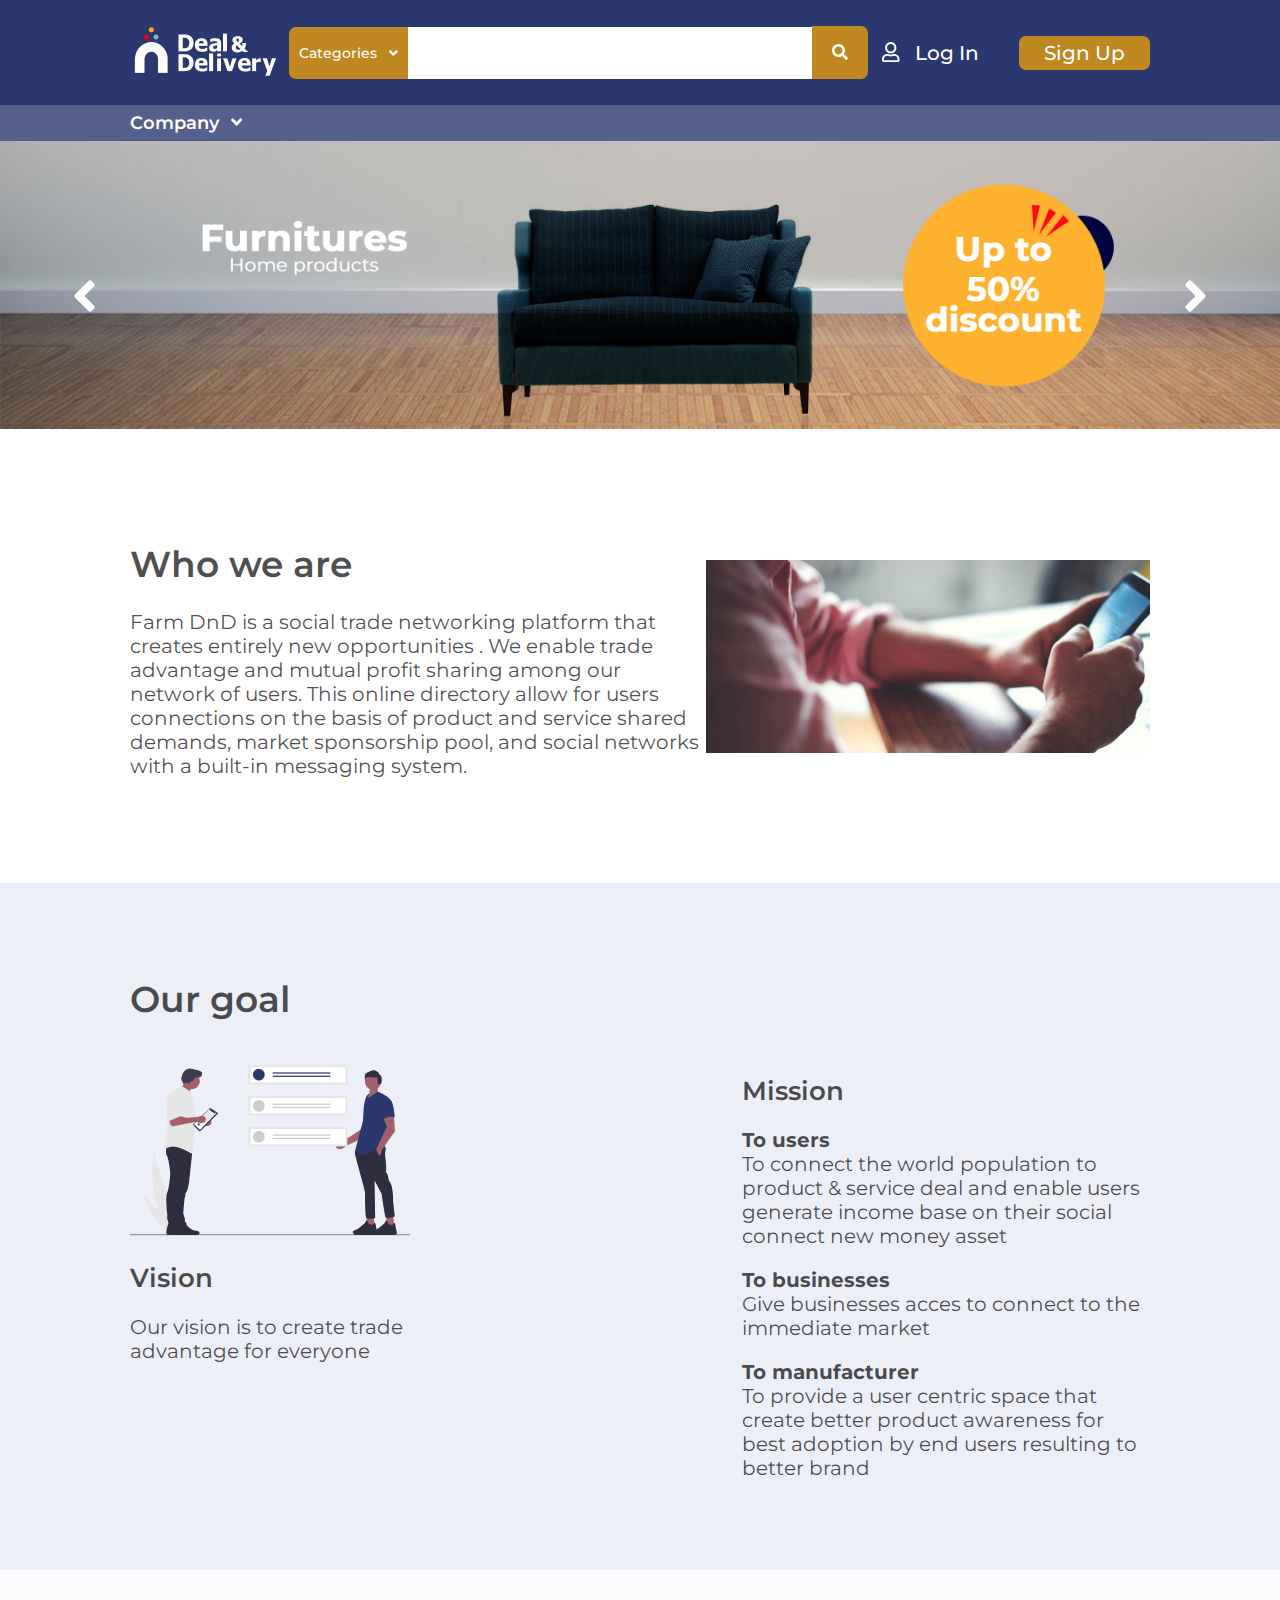
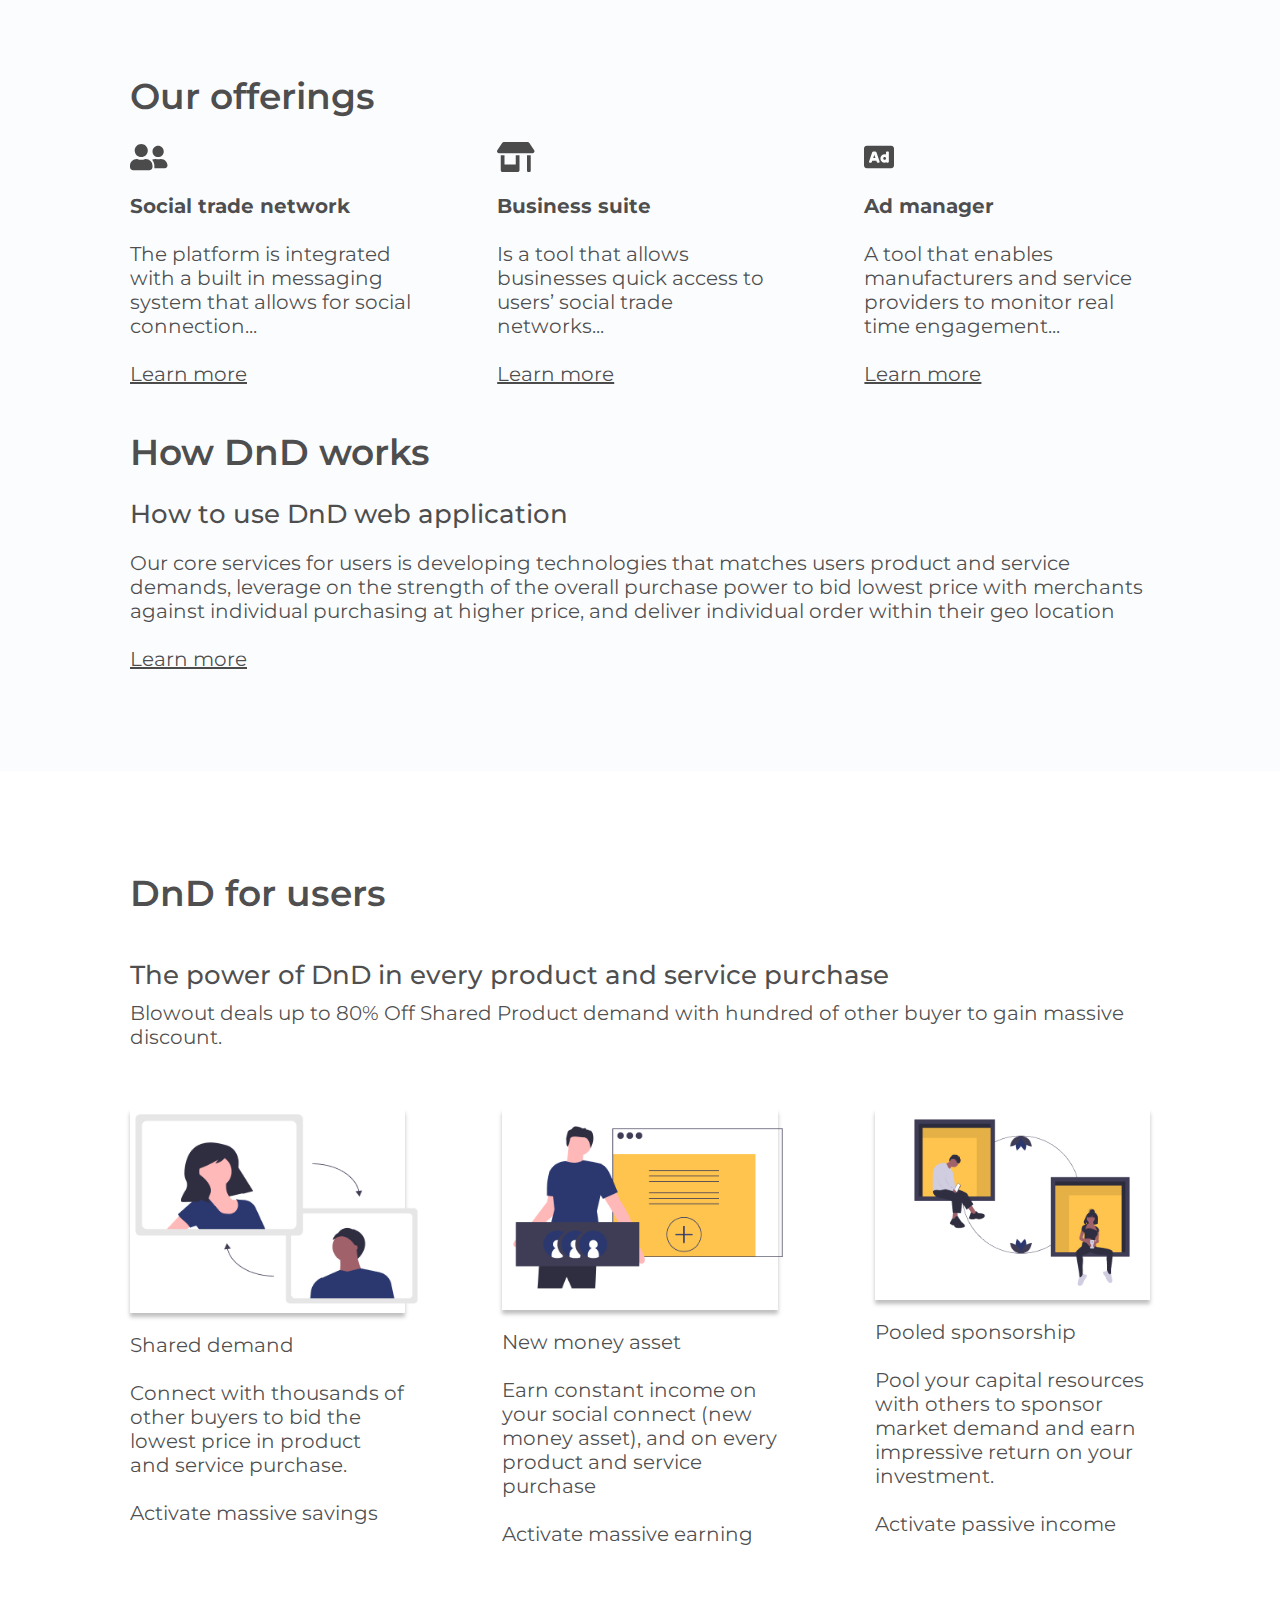
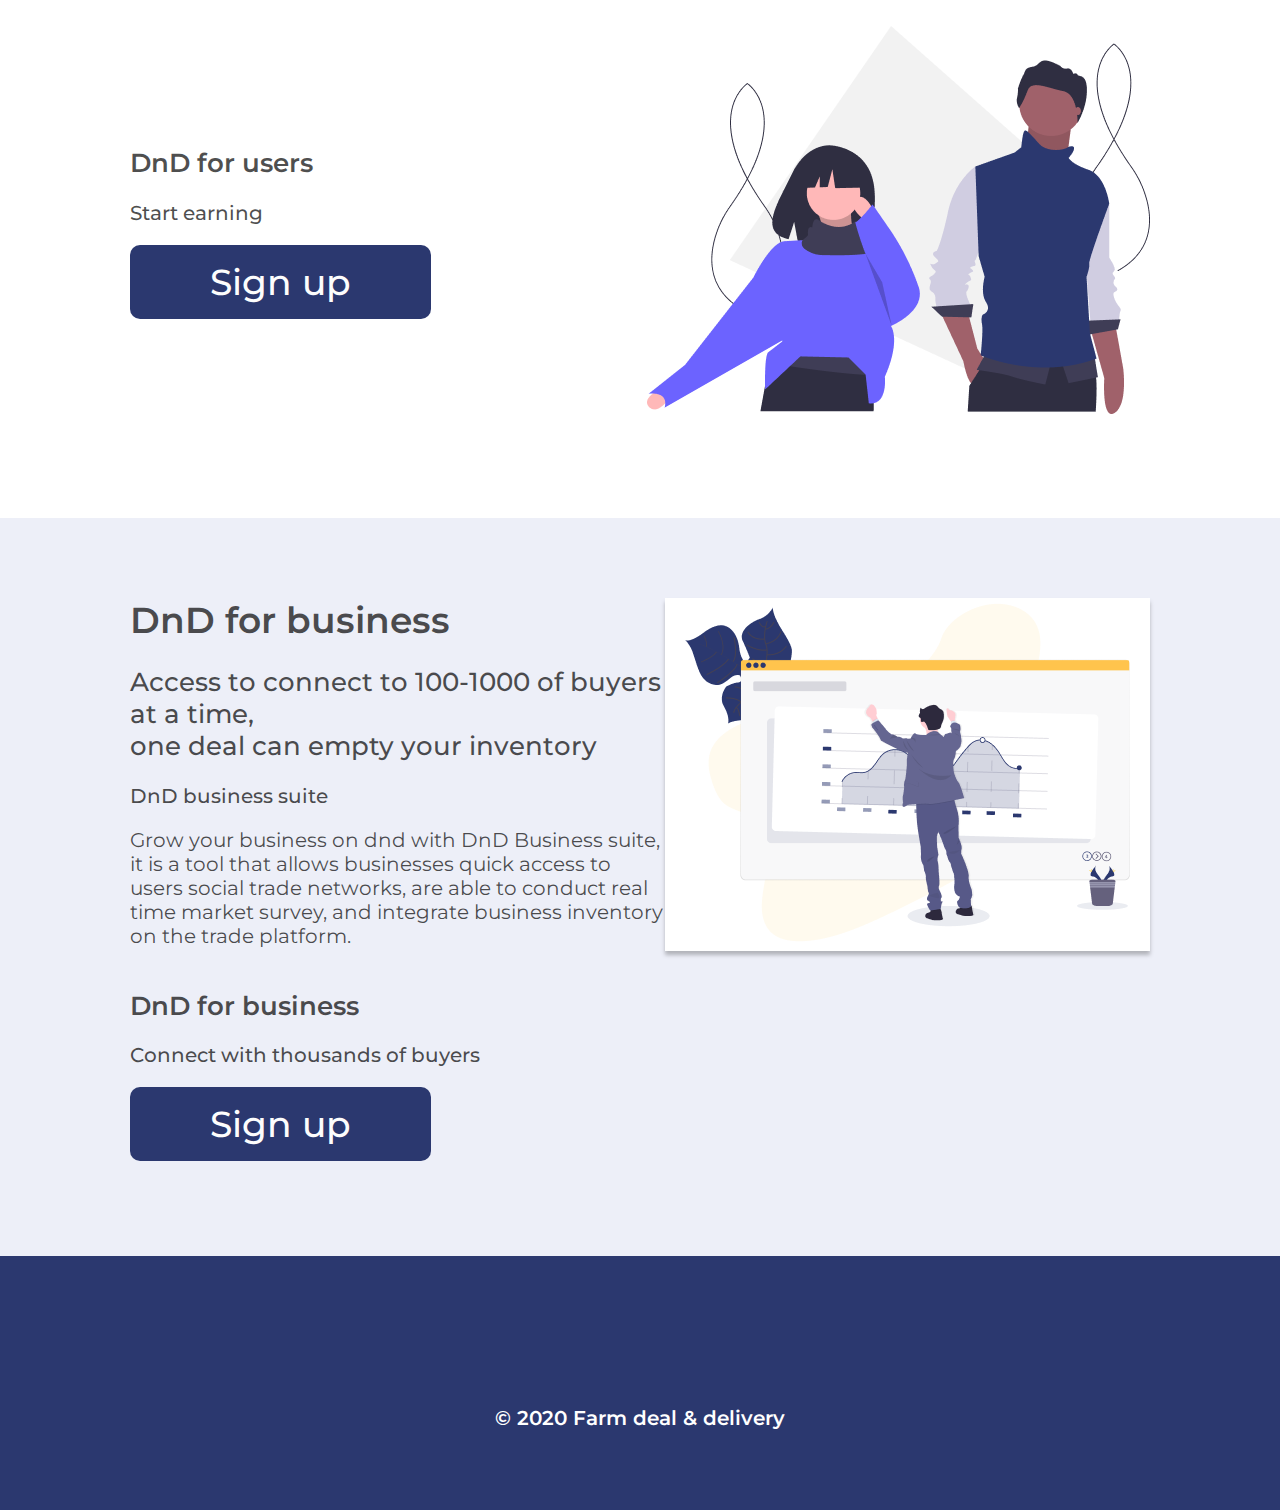
<file: index.html>
<!DOCTYPE html>
<html lang="en">

<head>
    <meta charset="UTF-8">
    <meta name="viewport" content="width=device-width, initial-scale=1.0">
    <link rel="stylesheet" href="css/style.css">
    <link rel="stylesheet" href="css/media-query.css">
    <link rel="stylesheet" href="css/media-query-mobile.css">
    <title>Home</title>
</head>

<body>
    <nav>
        <div class="navBar">
            <a href=""><img src="img/logo.png" class="logo" alt=""></a>
            <form class="searchBar">
                <div class="categories-drpdwn">
                    <a href="#" onclick="Categories()" class="categories-drpdwn-btn">Categories<i
                            class="fa fa-angle-down"></i></a>
                    <div id="myDrpdwn" class="categoriesDrpdwn-list">
                        <a href="">Food Items</a>
                        <a href="">Clothes</a>
                        <a href="">Electronics</a>
                        <a href="">Furnitures</a>
                    </div>
                </div>
                <input type="text" class="search">
                <a href="" class="searchBtn"><i class="fas fa-search"></i></a>
            </form>
            <div>
                <a href="#" id="logIn-drp-btn" class="logIn"><i class="far fa-user"></i>Log In</a>
                <div id="logIn-drp" class="login-inner">
                    <div class="login-inner-content">
                        <div id="close" class="close-btn"><i class="fas fa-times"></i></div>
                        <div class="login-inner-btn">
                            <a href="#" class="userLogin">User Login</a>
                            <a href="#" class="businessLogin">Business Login</a>
                        </div>

                    </div>
                </div>
                <a href="#" id="signUp-drp-btn" class="signUp">Sign Up</a>
                <div id="signUp-drp" class="signup-inner">
                    <div class="login-inner-content">
                        <div id="close-btn" class="close-btn"><i class="fas fa-times"></i></div>
                        <div class="login-inner-btn">
                            <a href="#" class="userSignup">Sign up user</a>
                            <a href="#" class="businessSignup">Sign up business</a>
                        </div>

                    </div>
                </div>
            </div>
        </div>
    </nav>
    <div class="company-dropdown">
        <a href="#" onclick="Company()" class="company-drpdwn-btn">Company<i class="fa fa-angle-down"></i></a>
        <div id="myDropdown" class="companyDropdown-list">
            <a href="">Who we are</a>
            <a href="">Our goals</a>
            <a href="">Our offerings</a>
            <a href="">How DnD works</a>
        </div>
    </div>
    <div class="carousel-banner">
        <div class="carousel-banner-item">
            <img name="slide" class="carousel-img" src="img/furniture 3.png" alt="">
        </div>
        <div>
            <a href="#" class="prev" onclick="prev()"> <i class="fas fa-angle-left"></i></a>
            <a href="#" class="next" onclick="next()"><i class="fas fa-angle-right"></i></a>
        </div>
    </div>
    <div class="aboutUs">
        <div class="who">
            <h1>Who we are</h1>
            <p>
                Farm DnD is a social trade networking platform that creates entirely new
                opportunities . We enable trade advantage and mutual profit sharing among
                our network of users. This online directory allow for users connections on the
                basis of product and service shared demands, market sponsorship pool, and
                social networks with a built-in messaging system.
            </p>
        </div>
        <div>
            <img src="img/DQXH2W4IHZCRBBI5VAEFV6TNNU 1.png" alt="">
        </div>
    </div>
    <div class="goals-section">
        <div class="goals">
            <div class="vision">
                <h1>Our goal</h1>
                <img src="img/GOALS 1.png" alt="">
                <div>
                    <h2>Vision</h2>
                    <p>Our vision is to create trade advantage for
                        everyone</p>
                </div>
            </div>
            <div class="mission">
                <h2>Mission</h2>
                <div>
                    <p><strong>To users</strong><br>
                        To connect the world population to product & service
                        deal and enable users generate income base on their
                        social connect new money asset </p>
                </div>
                <div>
                    <p><strong>To businesses</strong><br>
                        Give businesses acces to connect to the immediate
                        market</p>
                </div>
                <div>
                    <p><strong>To manufacturer</strong><br>
                        To provide a user centric space that create better
                        product awareness for best adoption by end users
                        resulting to better brand</p>
                </div>

            </div>
        </div>
    </div>
    <div class="offerings-section">
        <h1 class="our-offerings">Our offerings</h1>
        <div class="offerings">
            <div class="social">
                <i class="fas fa-user-friends"></i>
                <p><strong>Social trade network</strong><br>
                    <br>
                    The platform is integrated with a
                    built in messaging system that
                    allows for social connection...<br>
                    <br><a href="">Learn more</a>
                </p>
            </div>
            <div class="business">
                <i class="fas fa-store-alt"></i>
                <p><strong>Business suite</strong><br>
                    <br>
                    Is a tool that allows businesses
                    quick access to users’ social trade
                    networks...<br>
                    <br> <a href="">Learn more</a>
                </p>
            </div>
            <div class="ad">
                <i class="fas fa-ad"></i>
                <p><strong>Ad manager</strong><br>
                    <br>
                    A tool that enables manufacturers
                    and service providers to monitor
                    real time engagement...<br>
                    <br><a href="">Learn more</a>
                </p>
            </div>
        </div>
        <div class="works">
            <h1 class="how-works">How DnD works</h1>
            <h2>How to use DnD web application</h2>
            <p>Our core services for users is developing technologies that matches users product and service
                demands, leverage on the strength
                of the overall purchase power to bid lowest price with merchants against individual purchasing at
                higher price, and deliver
                individual order within their geo location<br><br><a href="">Learn more</a></p>
        </div>
    </div>
    <div class="user-section">
        <div>
            <div class="user-head">
                <h1>DnD for users</h1>
                <h2>The power of DnD in every product and service purchase</h2>
                <p>Blowout deals up to 80% Off Shared Product demand with hundred of other buyer to gain massive
                    discount. </p>
            </div>
            <div class="users-content">
                <div class="shared">
                    <div>
                        <div class="shared-img">
                            <img src="img/SHARED demand 1.png" alt="">
                        </div>
                    </div>
                    <p>Shared demand<br>
                        <br>
                        Connect with thousands of other
                        buyers to bid the lowest price in
                        product and service purchase.
                        <br><br>
                        Activate massive savings
                    </p>
                </div>
                <div class="asset">
                    <div>
                        <div class="asset-img">
                            <img src="img/ADD FRIENDS 1.png" alt="">
                        </div>
                    </div>
                    <p>New money asset<br>
                        <br>
                        Earn constant income on your
                        social connect (new money asset),
                        and on every product and service
                        purchase
                        <br><br>
                        Activate massive earning
                    </p>
                </div>
                <div class="pooled">
                    <div>
                        <div class="pooled-img">
                            <img src="img/POOLED CONNECT 1.png" alt="">
                        </div>
                    </div>
                    <p>Pooled sponsorship<br>
                        <br>
                        Pool your capital resources with
                        others to sponsor market demand
                        and earn impressive return on your
                        investment.
                        <br><br>
                        Activate passive income
                    </p>
                </div>
            </div>
        </div>
        <div class="user-end">
            <div>
                <h2>DnD for users</h2>
                <p>Start earning</p>
                <a href="">Sign up</a>
            </div>
            <div>
                <img src="img/undraw_people_tax5 1.png" alt="">
            </div>
        </div>
    </div>
    <div class="business-section">
        <div class="business-top">
            <div class="bus-discription">
                <h1>DnD for business</h1>
                <h2>Access to connect to 100-1000 of buyers at a time, <br>one deal can empty your inventory</h2>
                <h3>DnD business suite</h3>
                <p>Grow your business on dnd with DnD Business suite, it is a tool that allows
                    businesses quick access to users social trade networks, are able to conduct
                    real time market survey, and integrate business inventory on the trade
                    platform.</p>
            </div>
            <div>
                <div class="bus-illustration">
                    <img src="img/undraw_setup_analytics_8qkl 1.png" alt="">
                </div>
            </div>
        </div>
        <div class="business-end">
            <h2>DnD for business</h2>
            <p>Connect with thousands of buyers</p>
            <a href="">Sign up</a>
        </div>
    </div>
    <footer class="footer">
        <div>
            <p>© 2020 Farm deal & delivery</p>
        </div>
    </footer>


</body>


<script src="js/all.js"></script>
<script src="js/index.js"></script>

</html>
</file>
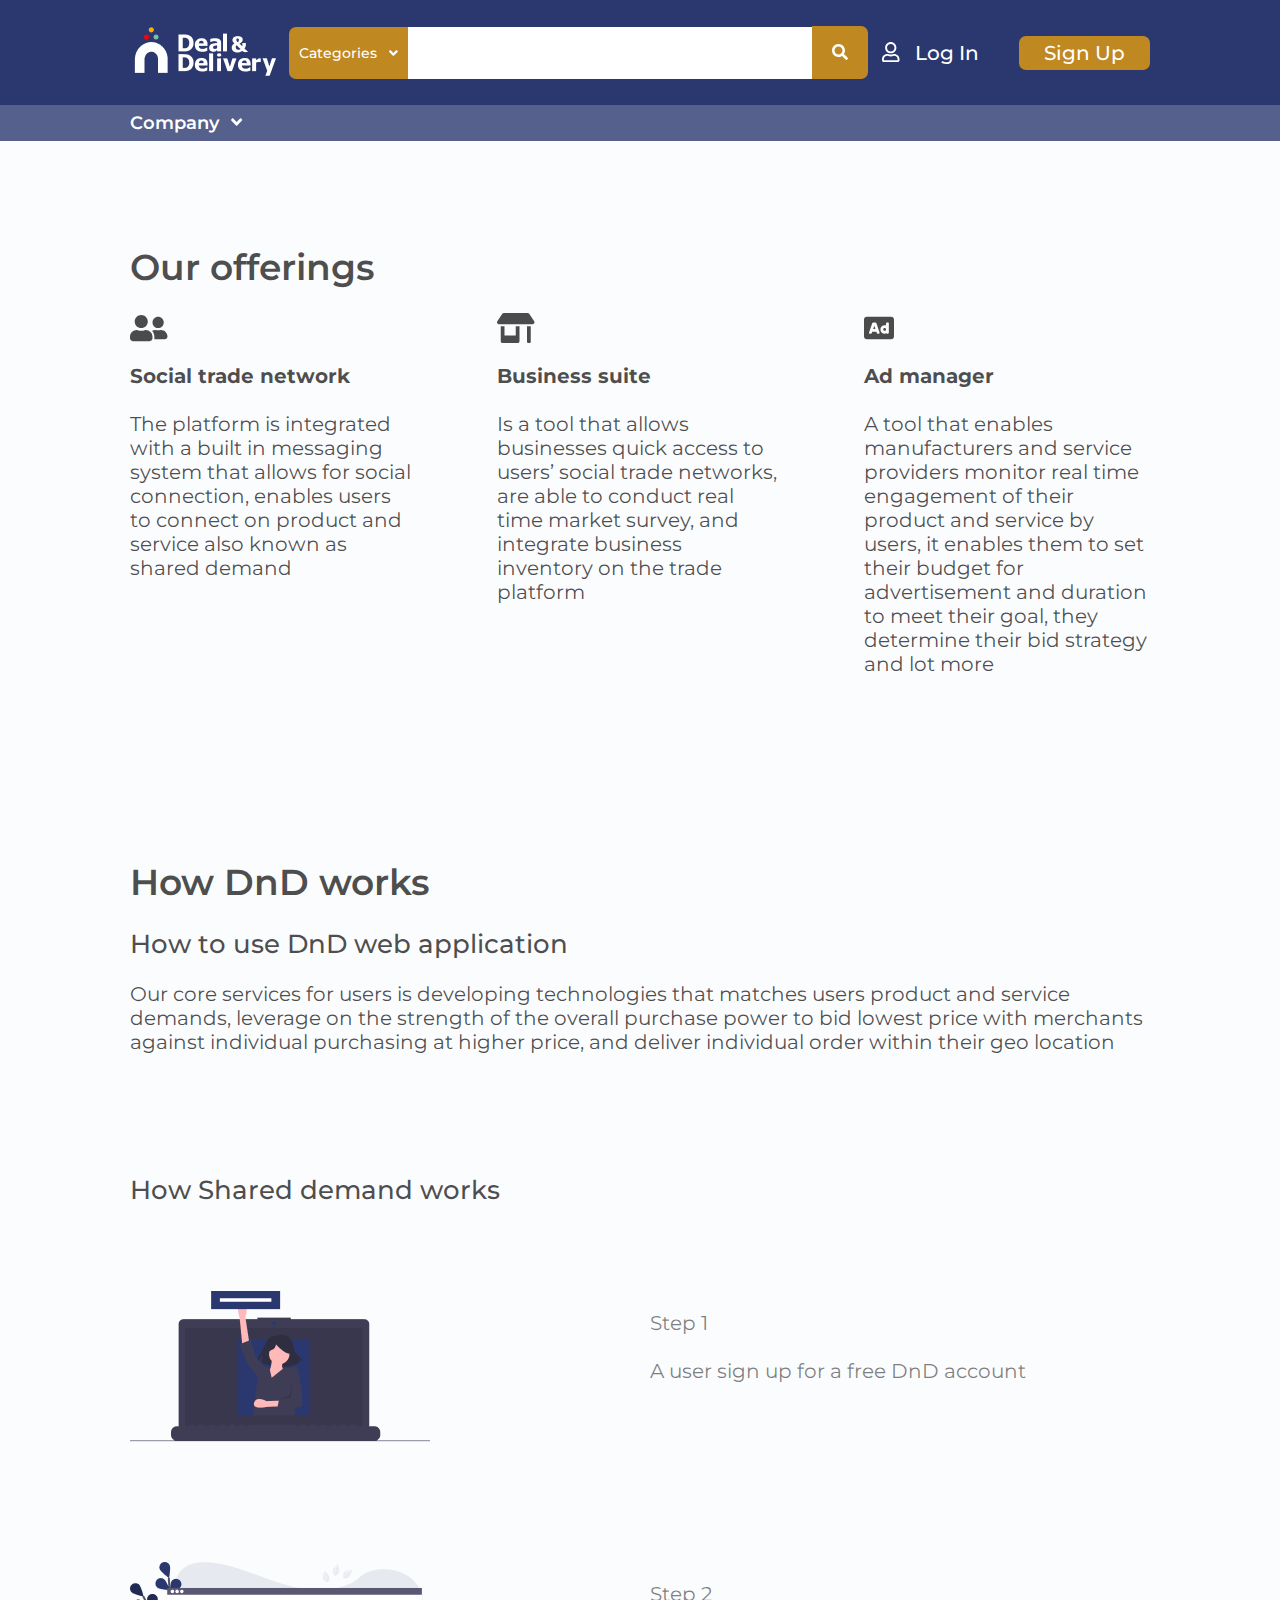
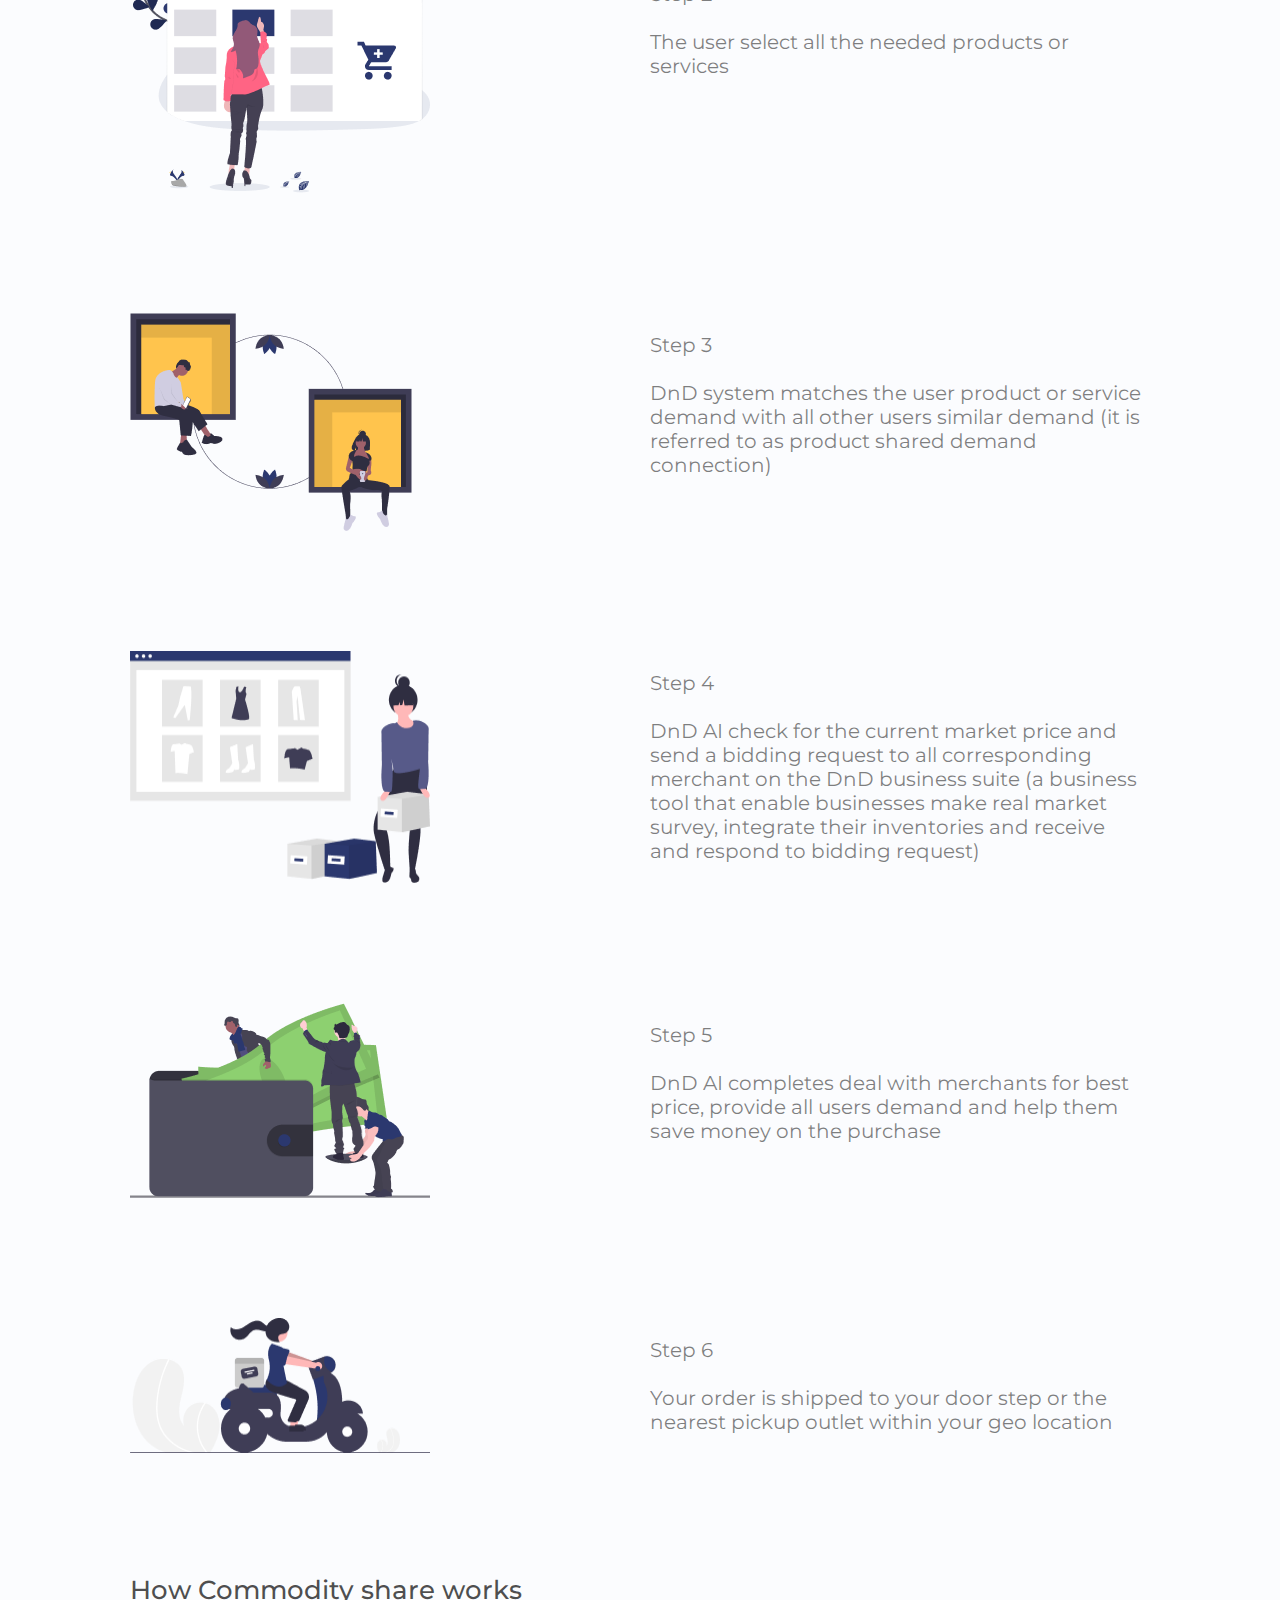
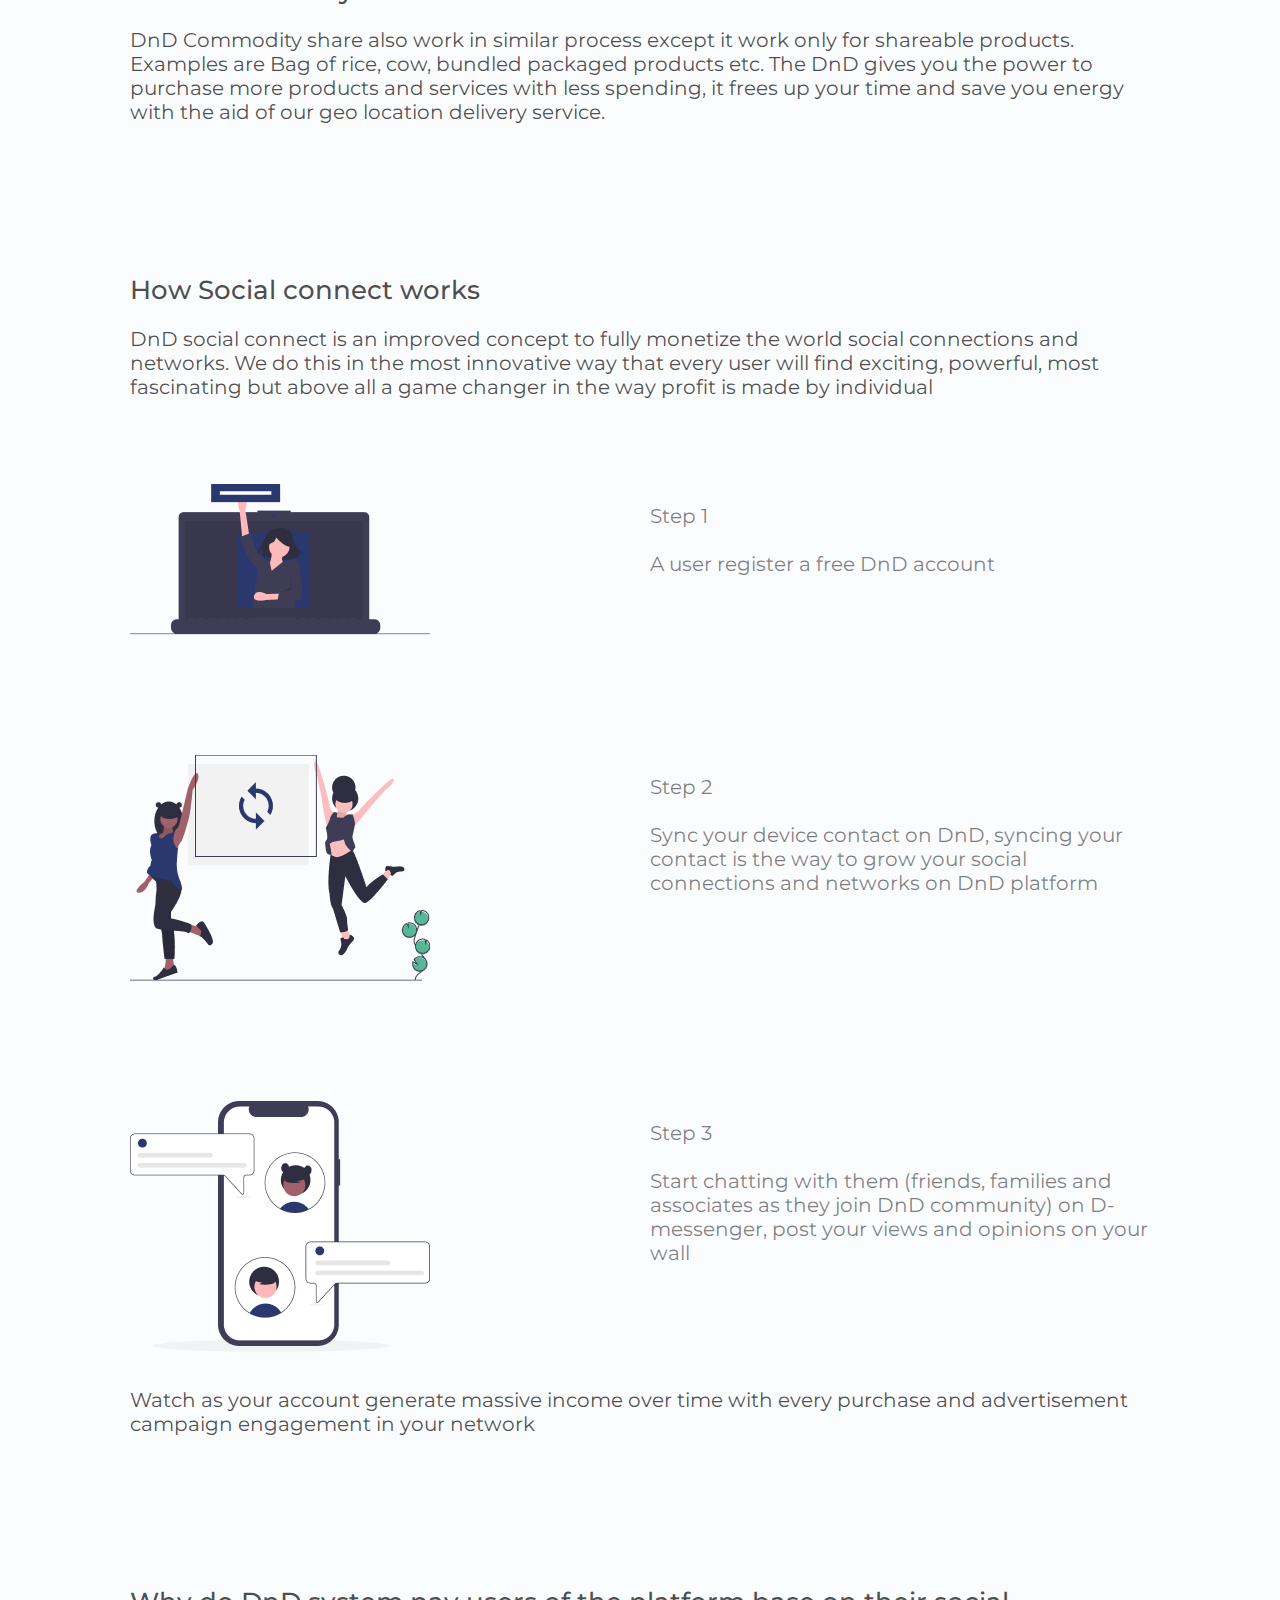
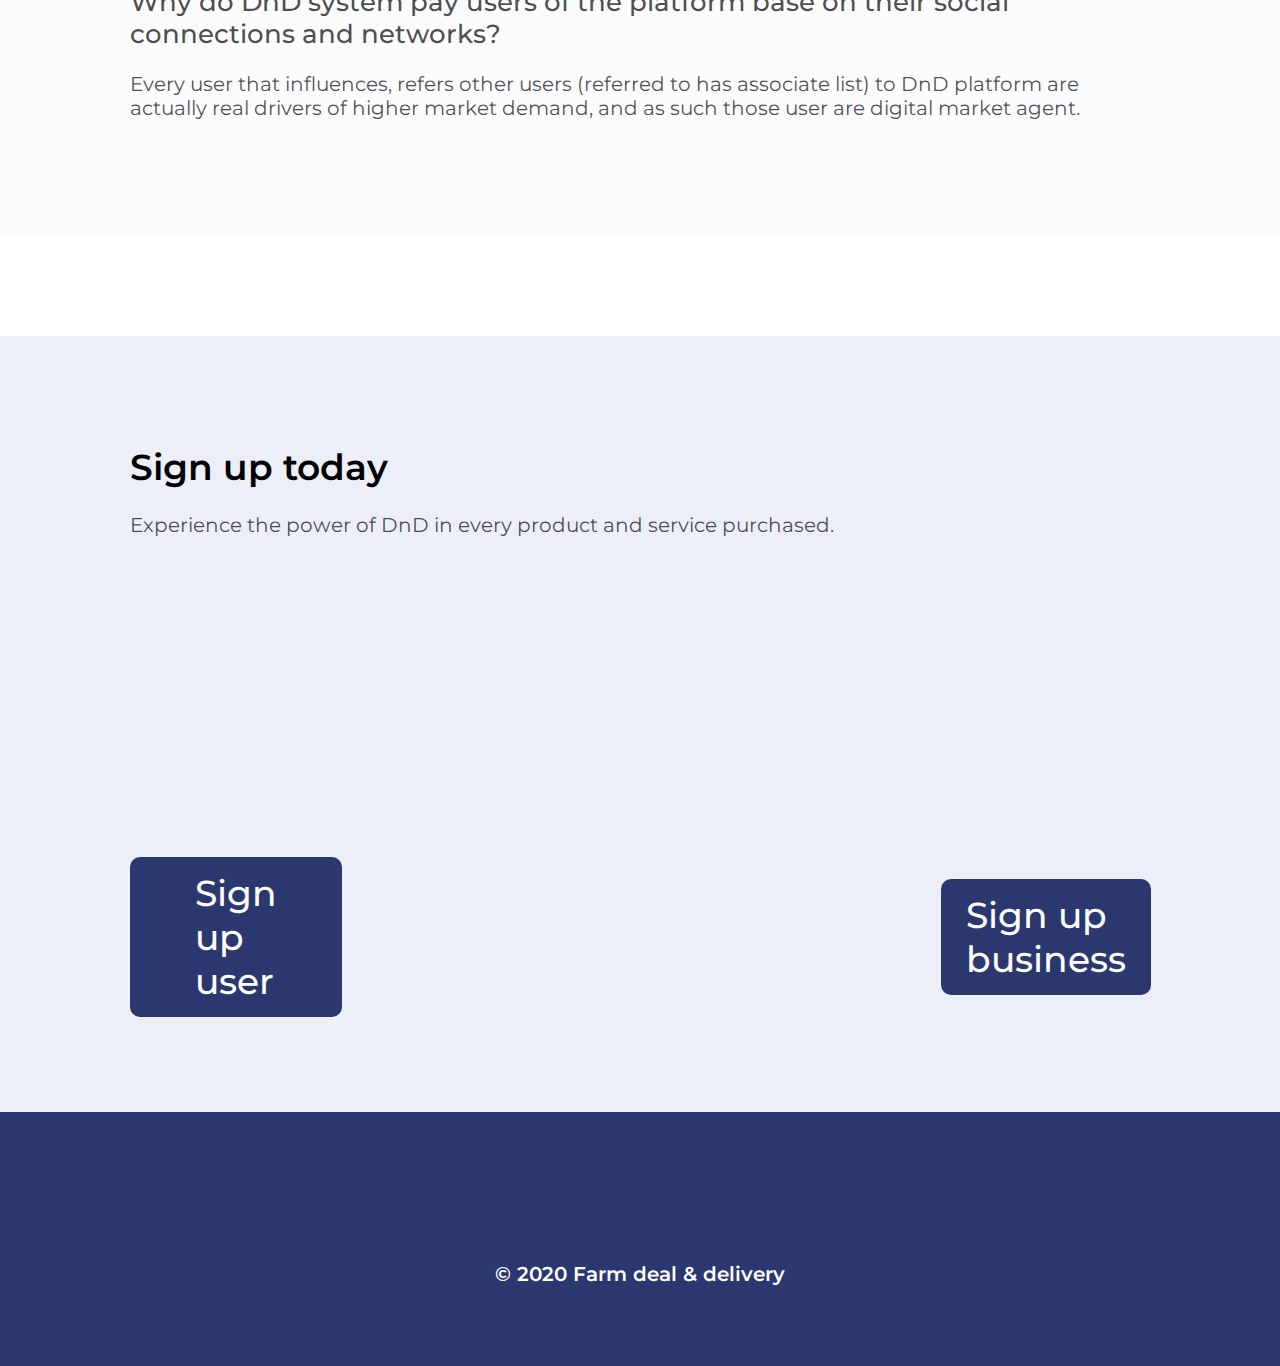
<file: more.html>
<!DOCTYPE html>
<html lang="en">

<head>
    <meta charset="UTF-8">
    <meta name="viewport" content="width=device-width, initial-scale=1.0">
    <link rel="stylesheet" href="css/more.css">
    <link rel="stylesheet" href="css/style.css">
    <link rel="stylesheet" href="css/media-query.css">
    <link rel="stylesheet" href="css/media-query-mobile.css">
    <title>Our offerings</title>
</head>

<body>

    <body>
        <nav>
            <div class="navBar">
                <a href=""><img src="img/logo.png" class="logo" alt=""></a>
                <form class="searchBar">
                    <div class="categories-drpdwn">
                        <a href="#" onclick="Categories()" class="categories-drpdwn-btn">Categories<i
                                class="fa fa-angle-down"></i></a>
                        <div id="myDrpdwn" class="categoriesDrpdwn-list">
                            <a href="">Food Items</a>
                            <a href="">Clothes</a>
                            <a href="">Electronics</a>
                            <a href="">Furnitures</a>
                        </div>
                    </div>
                    <input type="text" class="search">
                    <a href="" class="searchBtn"><i class="fas fa-search"></i></a>
                </form>
                <div>
                    <a href="#" id="logIn-drp-btn" class="logIn"><i class="far fa-user"></i>Log In</a>
                    <div id="logIn-drp" class="login-inner">
                        <div class="login-inner-content">
                            <div id="close" class="close-btn"><i class="fas fa-times"></i></div>
                            <div class="login-inner-btn">
                                <a href="#" class="userLogin">User Login</a>
                                <a href="#" class="businessLogin">Business Login</a>
                            </div>

                        </div>
                    </div>
                    <a href="#" id="signUp-drp-btn" class="signUp">Sign Up</a>
                    <div id="signUp-drp" class="signup-inner">
                        <div class="login-inner-content">
                            <div id="close-btn" class="close-btn"><i class="fas fa-times"></i></div>
                            <div class="login-inner-btn">
                                <a href="#" class="userSignup">Sign up user</a>
                                <a href="#" class="businessSignup">Sign up business</a>
                            </div>

                        </div>
                    </div>
                </div>
            </div>
        </nav>
        <div class="company-dropdown">
            <a href="#" onclick="Company()" class="company-drpdwn-btn">Company<i class="fa fa-angle-down"></i></a>
            <div id="myDropdown" class="companyDropdown-list">
                <a href="">Who we are</a>
                <a href="">Our goals</a>
                <a href="">Our offerings</a>
                <a href="">How DnD works</a>
            </div>
        </div>
        <div class="offerings-section">
            <h1>Our offerings</h1>
            <div class="offerings">
                <div class="social">
                    <i class="fas fa-user-friends"></i>
                    <p><strong>Social trade network</strong>
                        <br><br>
                        The platform is integrated with a
                        built in messaging system that
                        allows for social connection,
                        enables users to connect on
                        product and service also known
                        as shared demand</p>
                </div>
                <div class="business">
                    <i class="fas fa-store-alt"></i>
                    <p><strong>Business suite</strong>
                        <br><br>
                        Is a tool that allows businesses
                        quick access to users’ social trade
                        networks, are able to conduct real
                        time market survey, and integrate
                        business inventory on the trade
                        platform</p>
                </div>
                <div class="ad">
                    <i class="fas fa-ad"></i>
                    <p><strong>Ad manager</strong>
                        <br><br>
                        A tool that enables manufacturers
                        and service providers monitor
                        real time engagement of their
                        product and service by users, it
                        enables them to set their budget
                        for advertisement and duration to
                        meet their goal, they determine
                        their bid strategy and lot more</p>
                </div>
            </div>
        </div>
        <div class="works-section">
            <div class="works">
                <h1>How DnD works</h1>
                <h2>How to use DnD web application</h2>
                <p>Our core services for users is developing technologies that matches users product and service
                    demands,
                    leverage on the strength
                    of the overall purchase power to bid lowest price with merchants against individual purchasing at
                    higher
                    price, and deliver
                    individual order within their geo location</p>
            </div>
            <div class="demand-works-container">
                <h2>How Shared demand works</h2>
                <div>
                    <div class="demand-works">
                        <img src="img/SIGNUP 1.png" alt="">
                        <p>Step 1
                            <br><br>
                            A user sign up for a free DnD account</p>
                    </div>
                    <div class="demand-works">
                        <img src="img/choose 1.png" alt="">
                        <p>Step 2
                            <br><br>
                            The user select all the needed products or services</p>
                    </div>
                    <div class="demand-works">
                        <img src="img/POOLED CONNECT 1.png" alt="">
                        <p>Step 3
                            <br><br>
                            DnD system matches the user product or service demand with
                            all other users similar demand (it is referred to as product shared
                            demand connection)
                        </p>
                    </div>
                    <div class="demand-works">
                        <img src="img/bid 1.png" alt="">
                        <p>Step 4
                            <br><br>
                            DnD AI check for the current market price and send a bidding
                            request to all corresponding merchant on the DnD business
                            suite (a business tool that enable businesses make real market
                            survey, integrate their inventories and receive and respond to
                            bidding request)
                        </p>
                    </div>
                    <div class="demand-works">
                        <img src="img/save money 1.png" alt="">
                        <p>Step 5
                            <br><br>
                            DnD AI completes deal with merchants for best price, provide all
                            users demand and help them save money on the purchase</p>
                    </div>
                    <div class="demand-works">
                        <img src="img/delivery 1.png" alt="">
                        <p>Step 6
                            <br><br>
                            Your order is shipped to your door step or the nearest pickup
                            outlet within your geo location
                        </p>
                    </div>
                </div>
                <div class="share-works">
                    <h2>How Commodity share works</h2>
                    <p>DnD Commodity share also work in similar process except it work only for shareable products.
                        Examples are Bag of rice, cow,
                        bundled packaged products etc.
                        The DnD gives you the power to purchase more products and services with less spending, it
                        frees up your time and save you energy with the aid of our geo location delivery service.</p>
                </div>
                <div class="connect-works">
                    <h2>How Social connect works</h2>
                    <p>DnD social connect is an improved concept to fully monetize the world social connections and
                        networks. We do this in the most
                        innovative way that every user will find exciting, powerful, most fascinating but above all a
                        game changer in the way profit is
                        made by individual</p>
                </div>
                <div>
                    <div class="demand-works">
                        <img src="img/SIGNUP 1.png" alt="">
                        <p>Step 1
                            <br><br>
                            A user register a free DnD account</p>
                    </div>
                    <div class="demand-works">
                        <img src="img/synch 1.png" alt="">
                        <p>Step 2
                            <br><br>
                            Sync your device contact on DnD, syncing your contact is the way
                            to grow your social connections and networks on DnD platform</p>
                    </div>
                    <div class="demand-works step-3">
                        <img src="img/chat 1.png" alt="">
                        <p>Step 3
                            <br><br>
                            Start chatting with them (friends, families and associates as they join DnD
                            community) on D-messenger, post your views and opinions on your wall
                        </p>
                    </div>
                </div>
                <p class="acct-gen">Watch as your account generate massive income over time with every purchase
                    and advertisement campaign engagement in your network</p>
            </div>
            <div>
                <h2>Why do DnD system pay users of the platform base on their social connections and networks?</h2>
                <p class="acct-gen">Every user that influences, refers other users (referred to has associate list) to DnD platform are actually real drivers of higher
                    market demand, and as such those user are digital market agent.</p>
            </div>
        </div>
        <div class="signUp-sec-container">
            <div class="signUp-sec">
                <h1>Sign up today</h1>
                <p>Experience the power of DnD in every product and service purchased.</p>
                <div class="login-inner-btn">
                    <a href="#" class="userSignup">Sign up user</a>
                    <a href="#" class="businessSignup">Sign up business</a>
                </div>
            </div>
        </div>
        <footer class="footer">
            <div>
                <p>© 2020 Farm deal & delivery</p>
            </div>
        </footer>
    </body>

    <script src="js/all.js"></script>
    <script src="js/index.js"></script>

</html>
</file>
<file: css/style.css>
@import url('https://fonts.googleapis.com/css2?family=Montserrat:wght@300;400;500;600;700;800;900&display=swap');
body, html {
    width: 100%;
    margin: 0px;
    font-family: 'Montserrat';
    box-sizing:border-box;
}
nav {
    background: #2B386F;
    width: 100%;
}
.navBar {
    display: flex;
    justify-content: space-between;
    align-items: center;
    padding: 25px 130px;
}
.searchBar {
    display: flex;
    justify-content: center;
    align-items: center;
}
.categories-drpdwn {
    display: inline-block;
}
.categories-drpdwn-btn {
    background: rgba(255, 171, 0, 0.7);
    border-radius: 7px 0px 0px 7px;
    font-weight: 500;
    font-size: 14px;
    text-decoration: none;
    color: #ffffff;
    padding: 17px 10px;
}
.categoriesDrpdwn-list {
    display: none;
    position: absolute;
    top: 77px;
    background: #F6F6F6;
    box-shadow: 0.5px 0.5px 5px 1px rgba(0, 0, 0, 0.25);
    width: 270px;
    z-index: 1
}
.categoriesDrpdwn-list a {
    color: rgba(0, 0, 0, 0.5);
    padding: 15px 30px 15px 12px;
    text-decoration: none;
    font-weight: normal;
    font-size: 18px;
    line-height: 22px;
    display: block;
}
.categoriesDrpdwn-list a:hover {
    background: #C4C4C4;
}
.open{display: block;}
.fa-angle-down {
    margin-left: 12px;
}
.search {
    width: 550px;
    height: 50px;
    border: 0;
    border-radius: 0;
}
.searchBtn {
    background: rgba(255, 171, 0, 0.7);
    border-radius: 0px 7px 7px 0px;
    padding: 17px 20px;
}
.fa-search {
    color: #ffffff;
}

.signUp, .logIn {
    font-weight: 500;
    font-size: 20px;
    text-decoration: none;
    color: #ffffff;
}
.login-inner {
    display: none;
    position: absolute;
    top: 139px;
    left: 0px;
    width: 100%;
    height: 720px;
    background: #FDFDFD;
}
.login-inner-content {
    padding: 130px;
}
.fa-times {
    font-size: 50px;
    margin-left: 95%;
}
.login-inner-btn {
    margin-top: 320px;
    display: flex;
    align-items: center;
    justify-content: space-between;
}
.userLogin {
    font-weight: 500;
    font-size: 36px;
    line-height: 44px;
    text-decoration: none;
    color: rgba(253, 253, 253, 1);
    background: #2B386F;
    border-radius: 10px;
    padding: 14px 87px;
}
.businessLogin {
    font-weight: 500;
    font-size: 36px;
    line-height: 44px;
    text-decoration: none;
    color: rgba(253, 253, 253, 1);
    background: #2B386F;
    border-radius: 10px;
    padding: 14px 48px;
}
.fa-user {
    margin-right: 16px;
}
.signUp {
    background: rgba(255, 171, 0, 0.7);
    padding: 5px 25px;
    border-radius: 7px;
    margin-left: 36px;
}
.signup-inner {
    display: none;
    position: absolute;
    top: 139px;
    left: 0px;
    width: 100%;
    height: 720px;
    background: #FDFDFD;
}
.userSignup {
    font-weight: 500;
    font-size: 36px;
    line-height: 44px;
    text-decoration: none;
    color: rgba(253, 253, 253, 1);
    background: #2B386F;
    border-radius: 10px;
    padding: 14px 65px;
}
.businessSignup {
    font-weight: 500;
    font-size: 36px;
    line-height: 44px;
    text-decoration: none;
    color: rgba(253, 253, 253, 1);
    background: #2B386F;
    border-radius: 10px;
    padding: 14px 25px;
}
.company-dropdown {
    background: rgba(43, 56, 111, 0.8);
    padding: 7px 130px;
}
.company-drpdwn-btn {
    margin: 0;
    font-weight: 600;
    font-size: 18px;
    text-decoration: none;
    color: #ffffff;
}
.companyDropdown-list {
    display: none;
    position: absolute;
    top: 139px;
    background: #F6F6F6;
    box-shadow: 0.5px 0.5px 5px 1px rgba(0, 0, 0, 0.25);
    width: 270px;
    z-index: 1
}
.companyDropdown-list a {
    color: rgba(0, 0, 0, 0.5);
    padding: 15px 30px 15px 12px;
    text-decoration: none;
    font-weight: normal;
    font-size: 18px;
    line-height: 22px;
    display: block;
}
.companyDropdown-list a:hover{
    background: #C4C4C4;
}
.show {display: block;}

.carousel-banner-item img {
    width: 100%;
}
.fa-angle-left, .fa-angle-right {
    font-size: 50px;
    color: rgba(255, 255, 255, 1);
}
.prev {
    position: absolute;
    top: 271px;
    left: 72px;
}
.next {
    position: absolute;
    top: 271px;
    right: 72px;
}
.aboutUs {
    display: flex;
    align-items: center;
    justify-content: space-between;
    padding: 85px 130px;
}
.who {
    width: 60%;
}
.aboutUs h1 {
    font-weight: 600;
    font-size: 36px;
    color: hsla(0, 0%, 0%, 0.7);
}
.aboutUs p {
    font-weight: normal;
    font-size: 20px;
    line-height: 24px;
    color: rgba(0, 0, 0, 0.7);
}
.goals-section {
    background: rgba(74, 95, 189, 0.1);
}
.goals {
    display: flex;
    padding: 70px 130px;
    justify-content: space-between;
}
.goals h1 {
    font-weight: 600;
    font-size: 36px;
    margin-bottom: 44px;
    color: rgba(0, 0, 0, 0.7);
}
.vision {
    width: 35%;
}
.vision h2 {
    font-weight: 600;
    font-size: 26px;
    color: rgba(0, 0, 0, 0.7);
}
.vision p {
    font-weight: normal;
    font-size: 20px;
    line-height: 24px;
    color: rgba(0, 0, 0, 0.7);
}
.mission {
    width: 40%;
    margin-top: 100px;
}
.mission h2 {
    font-weight: 600;
    font-size: 26px;
    color: rgba(0, 0, 0, 0.7);
}
.mission p {
    font-weight: normal;
    font-size: 20px;
    line-height: 24px;
    color: rgba(0, 0, 0, 0.7);
}
.offerings-section {
    padding: 80px 130px;
    background: rgba(74, 95, 189, 0.02);
}
.offerings-section h1 {
    font-weight: 600;
    font-size: 36px;
    margin-bottom: 24px;
    color: rgba(0, 0, 0, 0.7);
}
.offerings {
    display: flex;
    justify-content: space-between;
}
.social, .business, .ad {
    width: 28%;
    font-weight: normal;
    font-size: 20px;
    line-height: 24px;
    color: rgba(0, 0, 0, 0.7);
}
.fa-user-friends, .fa-store-alt, .fa-ad {
    font-size: 30px;
    color: rgba(0, 0, 0, 0.7);
}
.social a, .business a, .ad a {
    color: rgba(0, 0, 0, 0.7);
}
.works h2 {
    font-weight: 500;
    font-size: 26px;
    color: rgba(0, 0, 0, 0.7);
}
.works p {
    font-weight: normal;
    font-size: 20px;
    line-height: 24px;
    color: rgba(0, 0, 0, 0.7);
}
.works a {
    color: rgba(0, 0, 0, 0.7);
}
.user-section {
    padding: 100px 130px;
}
.user-head h1 {
    font-weight: 600;
    font-size: 36px;
    margin: 0;
    margin-bottom: 44px;
    color: rgba(0, 0, 0, 0.7);
}
.user-head h2 {
    font-weight: 500;
    font-size: 26px;
    margin: 10px 0;
    color: rgba(0, 0, 0, 0.7);
}
.user-head p {
    font-weight: normal;
    font-size: 20px;
    margin: 0;
    line-height: 24px;
    color: rgba(0, 0, 0, 0.7);
}
.users-content {
    display: flex;
    align-items: normal;
    justify-content: space-between;
    margin: 60px 0;
}
.shared-img {
    padding: 5px;
    background: #FFFFFF;
    box-shadow: 0px 4px 4px rgba(0, 0, 0, 0.25);
}
.asset-img {
    padding: 17px 11px;
    background: #FFFFFF;
    box-shadow: 0px 4px 4px rgba(0, 0, 0, 0.25);
}
.pooled-img {
    padding: 10px 39px;
    background: #FFFFFF;
    box-shadow: 0px 4px 4px rgba(0, 0, 0, 0.25);
}

.shared, .asset, .pooled {
    width: 27%;
}
.shared p, .asset p, .pooled p {
    font-weight: normal;
    font-size: 20px;
    line-height: 24px;
    color: rgba(0, 0, 0, 0.7);
}
.user-end {
    display: flex;
    align-items: center;
    justify-content: space-between;
}
.user-end h2 {
    font-weight: 600;
    font-size: 26px;
    color: rgba(0, 0, 0, 0.7);
}
.user-end p {
    font-weight: 500;
    font-size: 20px;
    line-height: 24px;
    color: rgba(0, 0, 0, 0.7);
}
.user-end a {
    display: inline-block;
    text-decoration: none;
    font-weight: 500;
    font-size: 36px;
    color: #FDFDFD;
    background: #2B386F;
    border-radius: 10px;
    padding: 15px 80px;
}
.business-section {
    background: rgba(74, 95, 189, 0.1);
    padding: 80px 130px 95px 130px;
}
.business-top {
    display: flex;
    justify-content: space-between;
}
.bus-discription {
    width: 57%;
}
.business-top h1 {
    font-weight: 600;
    font-size: 36px;
    margin-top: 0;
    color: rgba(0, 0, 0, 0.7);
}
.business-top h2 {
    font-weight: 500;
    font-size: 26px;
    color: rgba(0, 0, 0, 0.7);
}
.business-top h3 {
    font-weight: 500;
    font-size: 20px;
    color: rgba(0, 0, 0, 0.7);
}
.business-top p {
    font-weight: normal;
    font-size: 20px;
    line-height: 24px;
    color: rgba(0, 0, 0, 0.7);
}
.bus-illustration {
    background: #FFFFFF;
    box-shadow: 0px 4px 4px rgba(0, 0, 0, 0.25);
    padding: 5px 20px;
}
.business-end h2 {
    font-weight: 600;
    font-size: 26px;
    color: rgba(0, 0, 0, 0.7);
}
.business-end p {
    font-weight: 500;
    font-size: 20px;
    line-height: 24px;
    color: rgba(0, 0, 0, 0.7);
}
.business-end a {
    display: inline-block;
    text-decoration: none;
    font-weight: 500;
    font-size: 36px;
    color: #FDFDFD;
    background: #2B386F;
    border-radius: 10px;
    padding: 15px 80px;
}
.footer {
    background: #2B386F;
    padding: 130px 48px 60px 48px;
}
.footer p {
    font-weight: 600;
    font-size: 20px;
    color: #ffffff;
    text-align: center;
}
</file>
<file: css/media-query.css>
@media screen and (max-width: 1359px){
    body, html {
        width: 100%;
    }
    .search {
        width: 400px;
    }
    .shared-img img {
        width: 283px;
    }
    .asset-img img {
        width: 270px;
    }
    .pooled-img img {
        width: 216px;
    }
    
    
}
@media screen and (max-width: 1024px){
    .navBar {
        padding: 25px 80px;
    }
    .search {
        width: 250px;
    }
    .signUp, .logIn {
        font-size: 15px;
    }
    .logo {
        width: 100px;
    }
    .signup-inner{
        height: 610px;
    }
    .login-inner-content {
        padding: 80px;
    }
    .userSignup, .businessSignup {
        font-size: 30px;
    }
    .prev, .next {
        top: 230px;
    }
    .company-dropdown {
        padding: 7px 80px;
    }
    .company-drpdwn-btn {
        font-size: 15px;
    }
    .who {
        width: 65%;
    }
    .aboutUs {
        padding: 85px 80px;
    }
    .aboutUs p {
        font-size: 14px;
    }
    .aboutUs img {
        width: 280px;
    }
    .aboutUs h1 {
        font-size: 30px;
    }
    .goals {
        padding: 70px 80px;
    }
    .goals h1 {
        font-size: 30px;
    }
    .vision {
        width: 40%;
    }
    .vision h2 {
        font-size: 23px;
    }
    .mission h2 {
        font-size: 23px;
    }
    .mission p {
        font-size: 14px;
    }
    .vision p  {
        font-size: 14px;
    }
    .offerings-section {
        padding: 80px 80px;
    }
    .offerings-section h1 {
        font-size: 30px;
    }
    .social, .business, .ad {
        width: 31%;
        font-size: 14px;
    }
    .fa-user-friends, .fa-store-alt, .fa-ad {
        font-size: 20px;
    }
    .works h2 {
        font-size: 23px;
    }
    .works p {
        font-size: 14px;
    }
    .user-section {
        padding: 100px 80px;
    }
    .user-head h1 {
        font-size: 30px;
    }
    .user-head h2 {
        font-size: 23px;
    }
    .user-head p {
        font-size: 14px;
    }
    .shared-img img {
        width: 224px;
    }
    .asset-img img {
        width: 211px;
    }
    .pooled-img img {
        width: 159px;
    }
    .shared p, .asset p, .pooled p {
        font-size: 14px;
    }
    .shared, .asset, .pooled {
        width: 30%;
    }
    .user-end h2 {
        font-size: 23px;
    }
    .user-end p {
        font-size: 14px;
    }
    .user-end a {
        font-size: 30px;
    }
    .user-end img {
        width: 350px;
    }
    .business-section {
        padding: 80px 80px 95px 80px;
    }
    .business-top h1 {
        font-size: 30px;
    }
    .business-top h2 {
        font-size: 19px;
    }
    .business-top h3 {
        font-size: 17px;
    }
    .business-top p {
        font-size: 14px;
    }
    .business-end p {
        font-size: 14px;
    }
    .business-end a{
        font-size: 30px;
    }
    .bus-illustration img {
        width: 300px;
    }
    .userSignup {
        margin-right: 0px;
    }
    .works-section {
        padding: 60px 80px 96px 80px;
    }
    .signUp-sec-container {
        padding: 85px 80px 95px 80px;
    }
    .works h1 {
        font-size: 30px;
    }
    .demand-works-container h2 {
        font-size: 23px;
    }
    .demand-works p {
        font-size: 14px;
    }
    .demand-works img {
        width: 250px;
    }
    .works p, .share-works p, .connect-works p, .acct-gen {
        font-size: 14px;
    }
    .works-section h2 {
        font-size: 23px;
    }
    .signUp-sec h1 {
        font-size: 30px;
    }
    .signUp-sec p {
        font-size: 14px;
    }
}
@media screen and (max-width: 768px){
    .navBar {
        padding: 25px 50px;
    }
    .logo {
        width: 90px;
    }
    .signup-inner, .login-inner{
        height: 610px;
        top: 130px;
        height: 503px;
    }
    .login-inner-btn {
        margin-top: 270px;
    }
    .login-inner-content {
        padding: 50px;
    }
    .userSignup, .businessSignup, .businessLogin, .userLogin {
        font-size: 26px;
    }
    .fa-angle-left, .fa-angle-right {
        font-size: 35px;
    }
    .categories-drpdwn-btn {
        font-size: 11px;
        padding: 18px 10px 15px 10px;
    }
    .searchBtn {
        padding: 15px 20px 13px 20px;
    }
    .signUp, .logIn {
        font-size: 11px;
    }
    .signUp {
        margin-left: 20px;
    }
    .search {
        width: 200px;
        height: 43px;
    }
    .fa-search {
        font-size: 11px;
    }
    .company-dropdown {
        padding: 7px 50px;
    }
    .prev, .next {
        top: 195px;
    }
    .aboutUs {
        padding: 75px 50px;
    }
    .aboutUs img {
        width: 200px;
    }
    .aboutUs h1 {
        font-size: 26px;
    }
    .aboutUs p {
        font-size: 10px;
        line-height: 20px;
    }
    .goals {
        padding: 60px 50px;
    }
    .goals h1 {
        font-size: 24px;
    }
    .vision {
        width: 40%;
    }
    .vision h2 {
        font-size: 19px;
    }
    .mission h2 {
        font-size: 19px;
    }
    .mission p {
        font-size: 10px;
        line-height: 20px;
    }
    .vision p  {
        font-size: 10px;
        line-height: 20px;
    }
    .vision img {
        width: 200px;
    }
    .offerings-section {
        padding: 70px 50px;
    }
    .offerings-section h1 {
        font-size: 26px;
    }
    .social, .business, .ad {
        font-size: 10px;
    }
    .works h2 {
        font-size: 19px;
    }
    .works p {
        font-size: 10px;
        line-height: 20px;
    }
    .user-section {
        padding: 90px 50px;
    }
    .user-head h1 {
        font-size: 26px;
    }
    .user-head h2 {
        font-size: 19px;
        line-height: 20px;
    }
    .user-head p {
        font-size: 10px;
    }
    .shared-img img {
        width: 190px;
    }
    .asset-img img {
        width: 175px;
    }
    .pooled-img img {
        width: 125px;
    }
    .pooled-img {
        padding: 10px 22px;
    }
    .shared p, .asset p, .pooled p {
        font-size: 10px;
        line-height: 20px;
    }
    .shared, .asset, .pooled {
        width: 30%;
    }
    .user-end h2 {
        font-size: 19px;
    }
    .user-end p {
        font-size: 10px;
        line-height: 20px;
    }
    .user-end a {
        font-size: 26px;
    }
    .user-end img {
        width: 300px;
    }
    .business-section {
        padding: 80px 50px 95px 50px;
    }
    .business-top h1 {
        font-size: 26px;
    }
    .business-top h2 {
        font-size: 13px;
        line-height: 25px;
        line-height: 20px;
    }
    .business-top h3 {
        font-size: 11px;
    }
    .business-top p {
        font-size: 10px;
        line-height: 20px;
    }
    .business-end p {
        font-size: 10px;
        
    }
    .business-end a{
        font-size: 26px;
    }
    .bus-illustration img {
        width: 175px;
    }
    .bus-discription {
        width: 63%;
    }
    .works-section {
        padding: 50px 50px 76px 50px;
    }
    .signUp-sec-container {
        padding: 75px 50px 75px 50px;
    }
    .works h1 {
        font-size: 26px;
    }
    .demand-works-container h2 {
        font-size: 19px;
    }
    .demand-works p {
        font-size: 10px;
        line-height: 20px;
    }
    .demand-works img {
        width: 190px;
    }
    .works p, .share-works p, .connect-works p, .acct-gen {
        font-size: 10px;
        line-height: 20px;
    }
    .works-section h2 {
        font-size: 8px;
    }
    .signUp-sec h1 {
        font-size: 26px;
    }
    .signUp-sec p {
        font-size: 10px;
        line-height: 20px;
    }
}
</file>
<file: css/media-query-mobile.css>
@media screen and (max-width: 420px){
    .navBar {
        padding: 5px 25px;
        align-items: center;
    }
    .logo {
        width: 40px;
    }
    .fa-angle-down {
        margin-left: 4px;
    }
    .signup-inner{
        height: 610px;
    }
    .login-inner, .signup-inner{
        top: 57px;
        height: 227px;
    }
    .login-inner-content {
        padding: 25px;
    }
    .login-inner-btn {
        margin-top: 129px;
    }
    .fa-times {
        font-size: 25px;
    }
    .userSignup, .businessSignup, .businessLogin, .userLogin {
        font-size: 10px;
        border-radius: 3px;
    }
    .userLogin {
        padding: 10px 25px;
        line-height: 0;
    }
    .businessLogin {
        padding: 10px 15px;
        line-height: 0;
    }
    .userSignup {
        padding: 10px 20px;
        line-height: 0;
    }
    .businessSignup {
        padding: 10px;
        line-height: 0;
    }
    .categories-drpdwn {
        line-height: 0;
    }
    .categories-drpdwn-btn {
        font-size: 4px;
        padding: 6px 3px;
        display: inline-block;
        border-radius: 3px 0 0 3px;
    }
    .categoriesDrpdwn-list {
        top: 25px;
        width: 95px;
    }
    .categoriesDrpdwn-list a, .companyDropdown-list a{
        font-size: 7px;
        padding: 10px 30px 10px 5px;
        line-height: 0;
    }
    .searchBtn {
        padding: 5px 5px;
        display: inline-block;
        border-radius: 0 3px 3px 0;
        line-height: 0;
    }
    .signUp, .logIn {
        font-size: 5px;
    }
    .fa-user {
        margin-right: 8px;
    }
    .signUp {
        margin-left: 10px;
        padding: 3px 10px;
        border-radius: 3px;
    }
    .search {
        width: 120px;
        height: 14px;
        border-radius: 0;
        border: 0;
        display: inline-block;
    }
    .fa-search {
        font-size: 6px;
    }
    .company-dropdown {
        padding: 0px 25px 3px 25px;
    }
    .company-drpdwn-btn {
        font-size: 8px;
    }
    .companyDropdown-list {
        top: 54px;
        width: 95px;
    }
    .prev {
        top: 90px;
        left: 30px;
    }
    .next {
        top: 90px;
        right: 30px;
    }
    .fa-angle-left, .fa-angle-right {
        font-size: 35px;
    }
    .fa-angle-left, .fa-angle-right {
        font-size: 25px;
    }
    .aboutUs {
        padding: 25px;
    }
    .aboutUs img {
        width: 100px;
    }
    .aboutUs h1 {
        font-size: 10px;
    }
    .aboutUs p {
        font-size: 6px;
        line-height: 10px;
    }
    .goals {
        padding: 15px 25px;
    }
    .goals h1 {
        font-size: 10px;
        margin-bottom: 15px;
    }
    .mission {
        margin-top: 20px;
        width: 45%;
    }
    .vision {
        width: 40%;
    }
    .vision h2 {
        font-size: 8px;
        margin-bottom: 0px;
    }
    .mission h2 {
        font-size: 8px;
        margin-bottom: 0px;
    }
    .mission p {
        margin-top: 0px;
        font-size: 6px;
        line-height: 10px;
    }
    .vision p  {
        margin-top: 0px;
        font-size: 6px;
        line-height: 10px;
    }
    .vision img {
        width: 85px;
    }
    
    .offerings-section {
        padding: 25px 25px;
    }
    .fa-user-friends, .fa-store-alt, .fa-ad {
        font-size: 10px;
    }
    .how-works {
        margin-top: 30px;
    }
    .offerings-section h1 {
        font-size: 10px;
        margin-bottom: 0;
    }
    
    .offerings {
        margin-top: 15px;
    }
    .social, .business, .ad {
        font-size: 6px;
        line-height: 10px;
    }
    .works h2 {
        font-size: 8px;
    }
    .works p {
        font-size: 6px;
        line-height: 10px;
        margin: 0;
    }
    .user-section {
        padding: 40px 25px;
    }
    .user-head h1 {
        font-size: 10px;
        margin-bottom: 10px;
    }
    .user-head h2 {
        font-size: 8px;
        line-height: 10px;
        margin: 0;
    }
    .user-head p {
        font-size: 6px;
    }
    .shared-img img {
        width: 98px;
    }
    .asset-img img {
        width: 86px;
    }
    .pooled-img img {
        width: 65px;
    }
    .shared-img {
        padding: 3px 5px;
        box-shadow: 0px 2px 1.5px rgb(0 0 0 / 25%);
    }
    .asset-img {
        padding: 10px 11px;
        box-shadow: 0px 2px 1.5px rgb(0 0 0 / 25%);
    }
    .pooled-img {
        padding: 10px 22px;
        box-shadow: 0px 2px 1.5px rgb(0 0 0 / 25%);
    }
    .shared p, .asset p, .pooled p {
        font-size: 6px;
        line-height: 10px;
    }
    .shared, .asset, .pooled {
        width: 30%;
    }
    .users-content {
        margin-top: 20px;
        margin-bottom: 40px;
    }
    .user-end h2 {
        font-size: 8px;
    }
    .user-end p {
        font-size: 6px;
        line-height: 10px;
    }
    .user-end a {
        font-size: 10px;
        padding: 5px 25px;
        border-radius: 3px;
    }
    .user-end img {
        width: 150px;
    }
    .business-section {
        padding: 50px 25px 65px 25px;
    }
    .business-top h1 {
        font-size: 10px;
    }
    .business-top h2 {
        font-size: 7px;
        line-height: 10px;
    }
    .business-top h3 {
        font-size: 6px;
        margin: 0;
    }
    .business-top p {
        font-size: 6px;
        line-height: 10px;
    }
    .business-end p {
        font-size: 6px;
        margin-top: 0;
    }
    .business-end h2 {
        font-size: 8px;
        margin: 0;
    }
    .business-end a{
        font-size: 10px;
        padding: 5px 25px;
        border-radius: 3px;
    }
    .bus-illustration {
        padding: 1px 5px;
    }
    .bus-illustration img {
        width: 120px;
    }
    .bus-discription {
        width: 55%;
        margin-bottom: 35px;
    }
    .footer {
        padding: 30px 48px 20px 48px;
    }
    .footer p {
        font-size: 10px;
    }
    .works-section {
        padding: 25px 25px 35px 25px;
        margin-bottom: 40px;
    }
    .works h1 {
        font-size: 10px;
    }
    .demand-works-container {
        margin-top: 15px;
        margin-bottom: 25px;
    }
    .demand-works {
        margin-top: 20px;
        margin-bottom: 30px;
    }
    .demand-works-container h2 {
        font-size: 8px;
    }
    .demand-works p {
        font-size: 6px;
        line-height: 10px;
    }
    .demand-works img {
        width: 100px;
    }
    .works p, .share-works p, .connect-works p, .acct-gen {
        font-size: 6px;
        line-height: 10px;
    }
    .share-works {
        margin-bottom: 50px;
    }
    .works-section h2 {
        font-size: 8px;
    }
    .signUp-sec-container {
        padding: 40px 25px 50px 25px;
    }
    .signUp-sec h1 {
        font-size: 10px;
    }
    .signUp-sec p {
        font-size: 6px;
        line-height: 10px;
    }
}
@media screen and (max-width: px){

}
</file>
<file: css/more.css>
@import url('https://fonts.googleapis.com/css2?family=Montserrat:wght@300;400;500;600;700;800;900&display=swap');
body, html {
    width: 100%;
    margin: 0px;
    font-family: 'Montserrat';
}
nav {
    background: #2B386F;
    width: 100%;
}
.navBar {
    display: flex;
    justify-content: space-between;
    align-items: center;
    padding: 24px 0;
}
.searchBar {
    display: flex;
    justify-content: center;
    align-items: center;
}
.categories-drpdwn {
    display: inline-block;
}
.categories-drpdwn-btn {
    background: rgba(255, 171, 0, 0.7);
    border-radius: 7px 0px 0px 7px;
    font-weight: 500;
    font-size: 14px;
    text-decoration: none;
    color: #ffffff;
    padding: 17px 10px;
}
.categoriesDrpdwn-list {
    display: none;
    position: absolute;
    top: 77px;
    background: #F6F6F6;
    box-shadow: 0.5px 0.5px 5px 1px rgba(0, 0, 0, 0.25);
    width: 270px;
    z-index: 1
}
.categoriesDrpdwn-list a {
    color: rgba(0, 0, 0, 0.5);
    padding: 15px 30px 15px 12px;
    text-decoration: none;
    font-weight: normal;
    font-size: 18px;
    line-height: 22px;
    display: block;
}
.categoriesDrpdwn-list a:hover {
    background: #C4C4C4;
}
.open{display: block;}
.fa-angle-down {
    margin-left: 12px;
}
.search {
    width: 550px;
    height: 50px;
    border: 0;
    border-radius: 0;
}
.searchBtn {
    background: rgba(255, 171, 0, 0.7);
    border-radius: 0px 7px 7px 0px;
    padding: 17px 20px;
}
.fa-search {
    color: #ffffff;
}

.signUp, .logIn {
    font-weight: 500;
    font-size: 20px;
    text-decoration: none;
    color: #ffffff;
}
.login-inner {
    display: none;
    position: absolute;
    top: 139px;
    left: 0px;
    width: 100%;
    height: 720px;
    background: #FDFDFD;
}
.signUp-sec-container {
    padding: 85px 130px 95px 130px;
    background: rgba(74, 95, 189, 0.1);
}
.login-inner-btn {
    margin-top: 150px;
}
.userLogin {
    font-weight: 500;
    font-size: 36px;
    line-height: 44px;
    text-decoration: none;
    color: rgba(253, 253, 253, 1);
    background: #2B386F;
    border-radius: 10px;
    padding: 14px 87px;
    margin-right: 576px;
}
.businessLogin {
    font-weight: 500;
    font-size: 36px;
    line-height: 44px;
    text-decoration: none;
    color: rgba(253, 253, 253, 1);
    background: #2B386F;
    border-radius: 10px;
    padding: 14px 48px;
}
.fa-user {
    margin-right: 16px;
}
.signUp {
    background: rgba(255, 171, 0, 0.7);
    padding: 5px 25px;
    border-radius: 7px;
    margin-left: 51px;
}
.signup-inner {
    display: none;
    position: absolute;
    top: 139px;
    left: 0px;
    width: 100%;
    height: 720px;
    background: #FDFDFD;
}
.userSignup {
    font-weight: 500;
    font-size: 36px;
    line-height: 44px;
    text-decoration: none;
    color: rgba(253, 253, 253, 1);
    background: #2B386F;
    border-radius: 10px;
    padding: 14px 65px;
    margin-right: 599px;
}
.businessSignup {
    font-weight: 500;
    font-size: 36px;
    line-height: 44px;
    text-decoration: none;
    color: rgba(253, 253, 253, 1);
    background: #2B386F;
    border-radius: 10px;
    padding: 14px 25px;
}
.company-dropdown {
    background: rgba(43, 56, 111, 0.8);
    padding: 7px 130px;
}
.company-drpdwn-btn {
    margin: 0;
    font-weight: 600;
    font-size: 18px;
    text-decoration: none;
    color: #ffffff;
}
.companyDropdown-list {
    display: none;
    position: absolute;
    top: 139px;
    background: #F6F6F6;
    box-shadow: 0.5px 0.5px 5px 1px rgba(0, 0, 0, 0.25);
    width: 270px;
    z-index: 1
}
.companyDropdown-list a {
    color: rgba(0, 0, 0, 0.5);
    padding: 15px 30px 15px 12px;
    text-decoration: none;
    font-weight: normal;
    font-size: 18px;
    line-height: 22px;
    display: block;
}
.companyDropdown-list a:hover{
    background: #C4C4C4;
}
.show {display: block;}
.offerings-section {
    padding: 96px 130px 150px 130px;
    /* background: #E5E5E5; */
}
.offerings-section h1 {
    font-weight: 600;
    font-size: 36px;
    margin-bottom: 24px;
    color: rgba(0, 0, 0, 0.7);
}
.offerings {
    display: flex;
    justify-content: space-between;
}
.social, .business, .ad {
    width: 28%;
    font-weight: normal;
    font-size: 20px;
    line-height: 24px;
    color: rgba(0, 0, 0, 0.7);
}
.fa-user-friends, .fa-store-alt, .fa-ad {
    font-size: 30px;
    color: rgba(0, 0, 0, 0.7);
}
.social a, .business a, .ad a {
    color: rgba(0, 0, 0, 0.7);
}
.works-section {
    background: rgba(74, 95, 189, 0.02);
    padding: 60px 130px 96px 130px;
    margin-bottom: 100px;
}
.works h1 {
    font-weight: 600;
    font-size: 36px;
    margin-bottom: 24px;
    color: rgba(0, 0, 0, 0.7);
}
.works-section h2 {
    font-weight: 500;
    font-size: 26px;
    color: rgba(0, 0, 0, 0.7);
}
.works p, .share-works p, .connect-works p {
    font-weight: normal;
    font-size: 20px;
    line-height: 24px;
    color: rgba(0, 0, 0, 0.7);
}
.works a {
    color: rgba(0, 0, 0, 0.7);
}
.demand-works-container {
    width: 100%;
    margin-top: 120px;
    margin-bottom: 150px;
}
.demand-works {
    display: flex;
    justify-content: space-between;
    margin-top: 85px;
    margin-bottom: 120px;
}
.demand-works-container h2 {
    font-weight: 500;
    font-size: 26px;
}
.demand-works p {
    width: 49%;
    font-weight: normal;
    font-size: 20px;
    line-height: 24px;
    color: rgba(0, 0, 0, 0.5);
}
.share-works {
    margin-bottom: 150px;
}
.step-3 {
    margin-bottom: 36px;
}
.acct-gen {
    font-weight: normal;
    font-size: 20px;
    line-height: 24px;
    color: rgba(0, 0, 0, 0.7);
}
.signUp-sec h1 {
    font-weight: 600;
    font-size: 36px;
}
.signUp-sec p {
    font-weight: normal;
    font-size: 20px;
    line-height: 24px;
    color: rgba(0, 0, 0, 0.7);
}
.footer {
    background: #2B386F;
    padding: 130px 48px 60px 48px;
}
.footer p {
    font-weight: 600;
    font-size: 20px;
    color: #ffffff;
    text-align: center;
}
</file>
